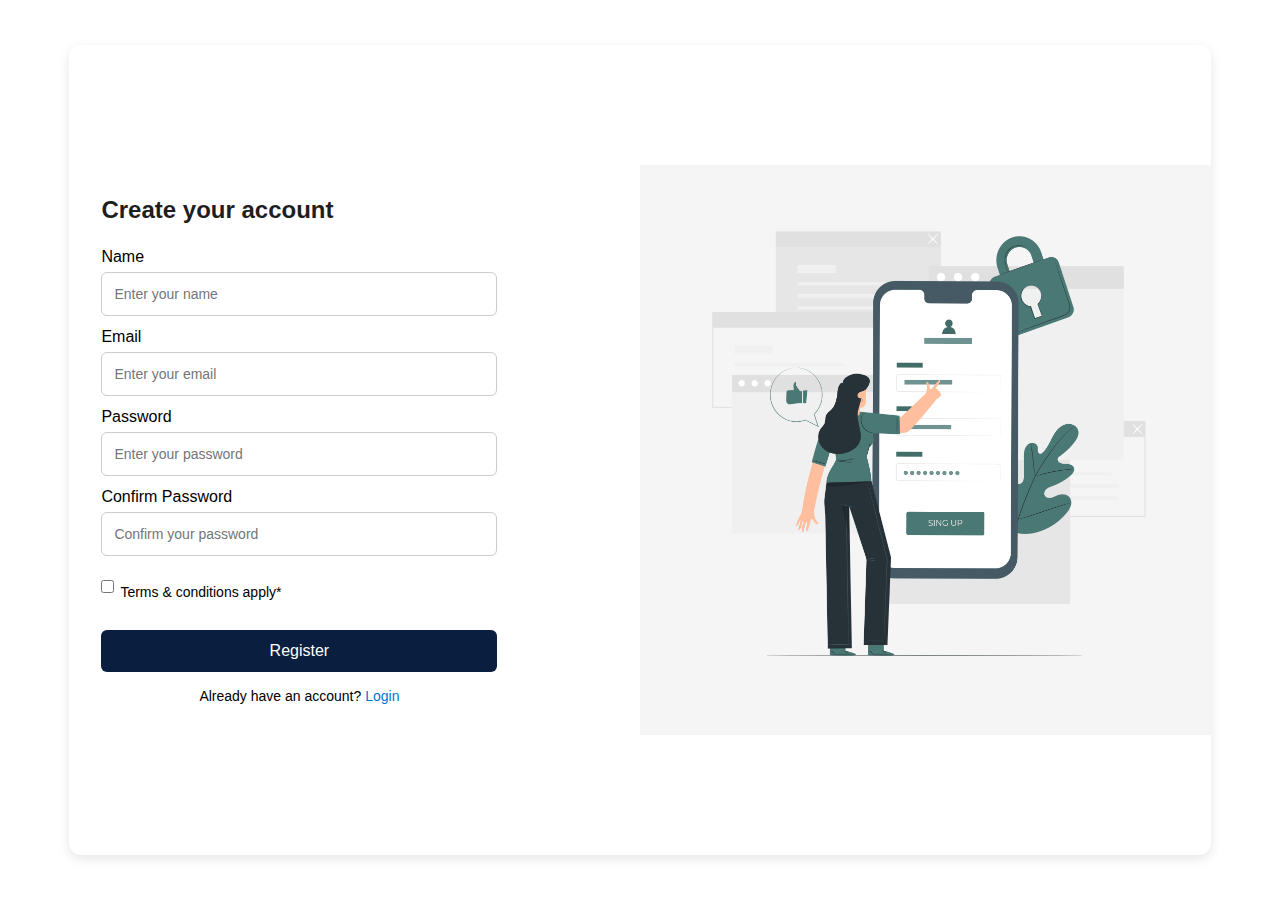
<file: index.html>
<!DOCTYPE html>
<html lang="en">
<head>
  <meta charset="UTF-8" />
  <meta name="viewport" content="width=device-width, initial-scale=1.0"/>
  <link rel="stylesheet" href="style.css" />
  <title>Auth Page</title>
</head>
<body>
  <div class="register-container">
    <div class="form-section">
      <!-- REGISTER FORM -->
      <form class="form" id="registerForm">
        <h1 class="form-heading">Create your account</h1>
        <label for="reg-name">Name</label>
        <input type="text" id="reg-name" placeholder="Enter your name" required />

        <label for="reg-email">Email</label>
        <input type="email" id="reg-email" placeholder="Enter your email" required />

        <label for="reg-password">Password</label>
        <input type="password" id="reg-password" placeholder="Enter your password" required />

        <label for="reg-confirm-password">Confirm Password</label>
        <input type="password" id="reg-confirm-password" placeholder="Confirm your password" required />

        <div class="terms">
          <input type="checkbox" id="terms" />
          <label for="terms">Terms & conditions apply*</label>
        </div>

        <div class="error" id="registerError"></div>

        <button type="submit" class="register-btn">Register</button>

        <p class="login-link">
          Already have an account? <a onclick="toggleForm('login')">Login</a>
        </p>
      </form>

      <!-- LOGIN FORM -->
      <form class="form hidden" id="loginForm">
        <h1 class="form-heading">Welcome Back</h1>

        <label for="login-email">Email</label>
        <input type="email" id="login-email" placeholder="Enter your email" required />

        <label for="login-password">Password</label>
        <input type="password" id="login-password" placeholder="Enter your password" required />

        <div class="form-flex">
          <label class="remember-me">
            <input type="checkbox" id="rememberMe" />
            Remember me
          </label>
          <a href="#" class="forgot-password" onclick="toggleForm('reset')">Forgot Password?</a>
        </div>

        <div class="error" id="loginError"></div>

        <button type="submit" class="login-btn">Login</button>

        <p class="login-link">
          Don’t have an account?
          <a onclick="toggleForm('register')">Sign Up</a>
        </p>
      </form>

      <!-- RESET PASSWORD FORM -->
      <form class="form hidden" id="resetForm">
        <h1 class="form-heading">Reset Password</h1>
        <p>Enter your email to reset your password</p>

        <label for="reset-email">Email</label>
        <input type="email" id="reset-email" placeholder="Enter your email" required />

        <div class="error" id="resetError"></div>

        <button type="submit" class="login-btn">Submit</button>

        <p class="login-link">
          Back to <a onclick="toggleForm('login')">Login</a>
        </p>
      </form>
    </div>

  <!-- PASSWORD RESET FROM EMAIL LINK -->
<form class="form hidden" id="newPasswordForm">
  <h1 class="form-heading">Set New Password</h1>
  <p>Enter your new password below</p>
  <label for="new-password">New Password</label>
  <input type="password" id="new-password" placeholder="New password" required />
  <label for="confirm-new-password">Confirm Password</label>
  <input type="password" id="confirm-new-password" placeholder="Confirm password" required />
  <div class="error" id="newPassError"></div>
  <button type="submit" class="login-btn">Reset Password</button>
</form>

    <div class="image-section">
      <img src="./asset/img-12.png" alt="illustration" />
    </div>
  </div>
  
  <div class="register-container hidden" id="emailVerifyForm">
    <!-- LEFT SIDE - FORM -->
    <div class="form-section">
      <form class="form">
        <h1 class="form-heading">Verify Your Email</h1>
        <p>We have sent a verification link to your email.</p>
        <button type="button" class="login-btn" onclick="resendEmail()">Resend Email</button>
        <p class="login-link">
          Back to <a href="#" onclick="toggleForm('login')">Login</a>
        </p>
      </form>
    </div>

    <div class="image-section">
      <img src="./asset/img-13.png" alt="Email sent" />
    </div>
  </div>

  <div class="register-container hidden" id="resetSuccessForm">
    <!-- LEFT SIDE - FORM -->
    <div class="form-section">
      <form class="form">
        <h1 class="form-heading">Password reset successful!</h1>
        <p>Your password has been reset successfully</p>
        <button type="button" class="login-btn" onclick="toggleForm('login')">Login</button>
      </form>
    </div>

    <div class="image-section">
      <img src="./asset/img-13.png" alt="Success" />
    </div>
  </div>

  <script src="index.js"></script>
</body>
</html>
</file>
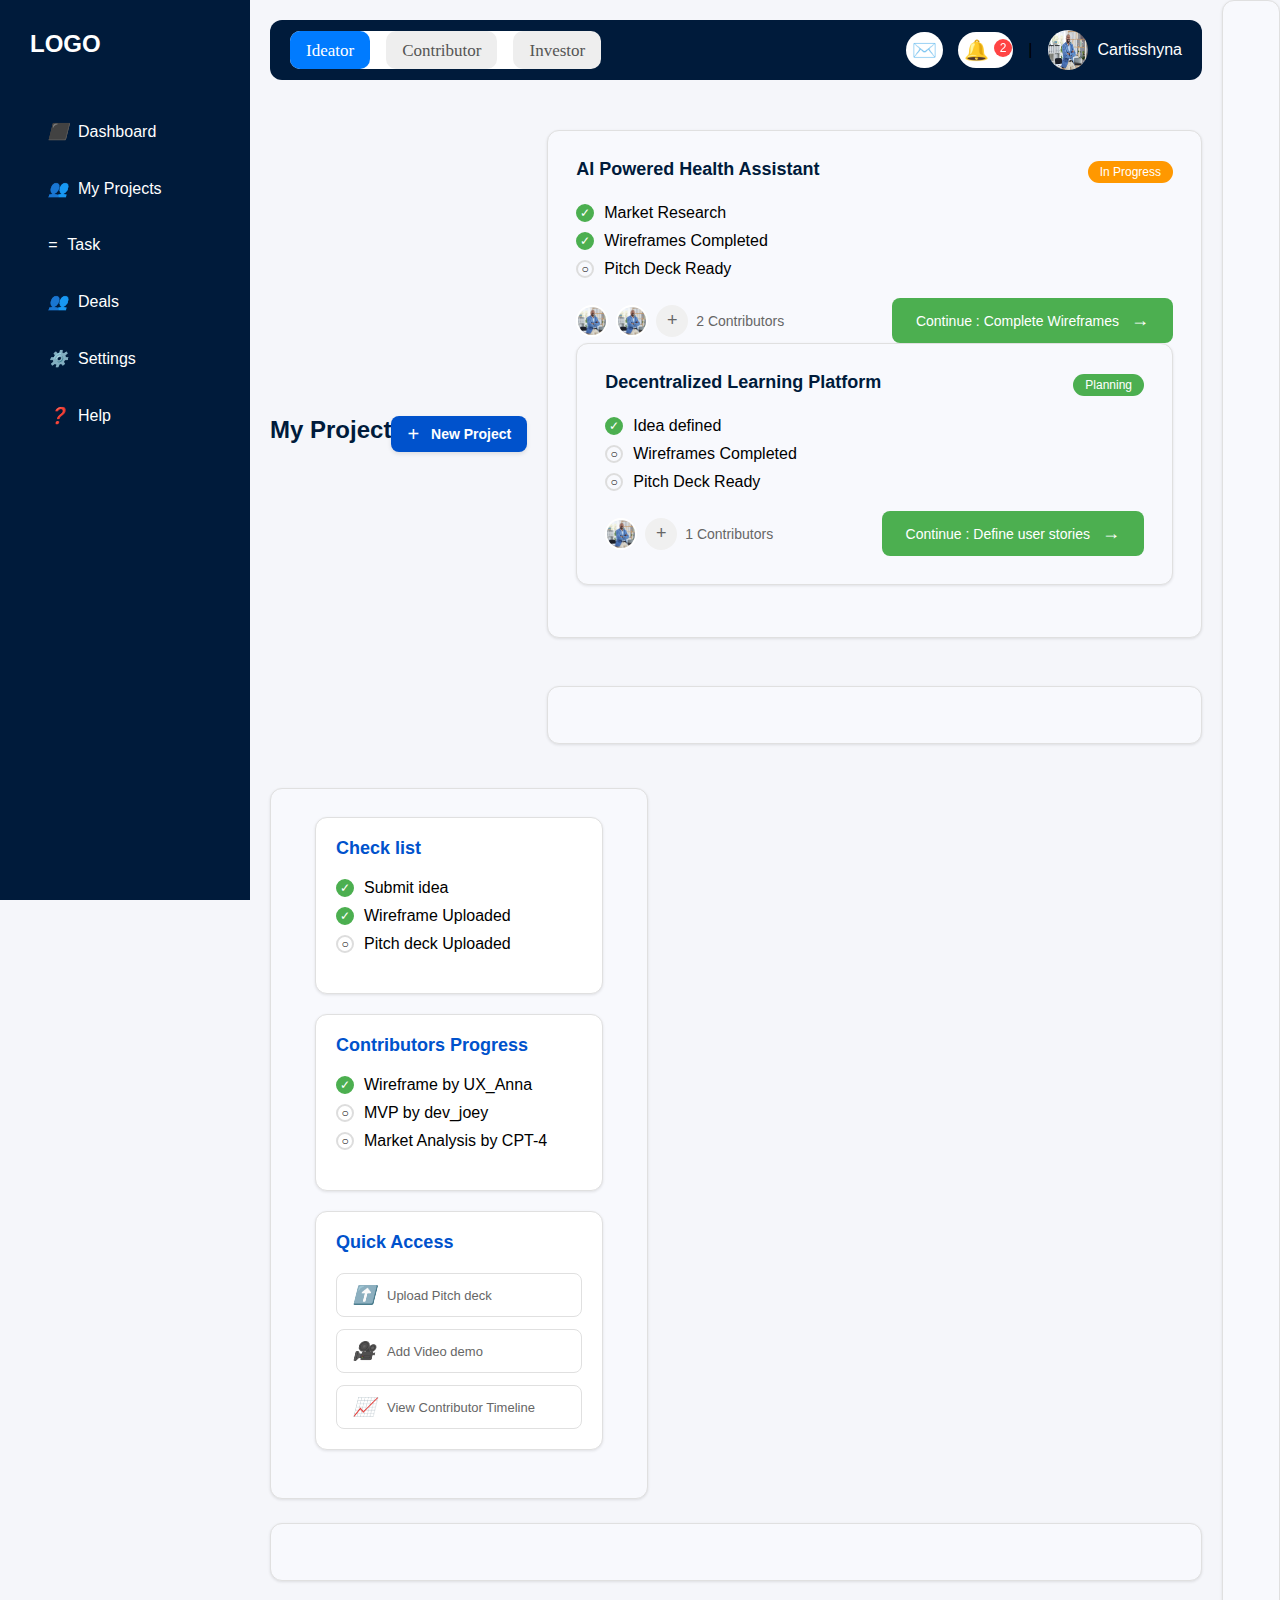
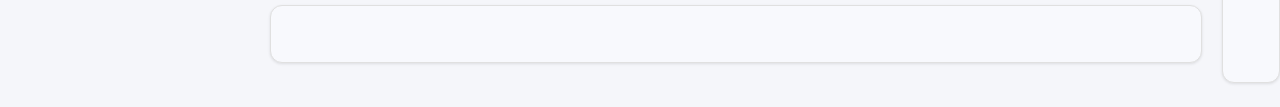
<file: dashboard.html>
<!DOCTYPE html>
<html lang="en">
<head>
    <meta charset="UTF-8">
    <meta name="viewport" content="width=device-width, initial-scale=1.0">
    <link rel="stylesheet" href="dashboard.css">
    <title>Dashboard</title>
</head>
<body>
    <div class="dashboard-container">
        <!-- Sidebar -->
        <div class="sidebar">
            <div class="logo">LOGO</div>
            <nav class="nav-menu">
                <a href="#" class="nav-item active" data-target="dashboard-content">
        <i class="icon">⬛</i>
        Dashboard
    </a>
                <a href="project-details.html" class="nav-item">
                    <i class="icon">👥</i>
                    My Projects
                </a>
                <a href="dashboard.html" class="nav-item active">
                    <i class="icon">=</i>
                    Task
                </a>
                <a href="#" class="nav-item">
                    <i class="icon">👥</i>
                    Deals
                </a>
                <a href="#" class="nav-item">
                    <i class="icon">⚙️</i>
                    Settings
                </a>
                <a href="help.html" class="nav-item">
                    <i class="icon">❓</i>
                    Help
                </a>
            </nav>
        </div>

        <div class="main-content">
            <!-- Dashboard Content -->
            <div id="dashboard-content" class="page-content">
                <!-- Mobile Menu Button -->
                <button class="menu-toggle">☰</button>
                <!-- Header -->
                <header class="header">
                    <div class="header-tabs">
                        <button class="tab active">Ideator</button>
                        <button class="tab">Contributor</button>
                        <button class="tab">Investor</button>
                </div>

            <div class="header-right">
                    <button class="icon-btn">✉️</button>
                    <button class="icon-btn">🔔<span class="badge">2</span></button>
                    <div class="vertical-line ">
                        |
                    </div>
                    <div class="user-profile">
                        <img src="./asset/user.png" alt="Profile" class="profile-img">
                        <span>Cartisshyna</span>
                    </div>
                </div>
            </header>

            <div class="project-section">
                <div class="section-header">
                    <h1>My Project</h1>
                    <button class="new-project-btn">New Project</button>
                </div>

                <div class="project-cards">
                    <!-- Project Card 1 -->
                    <div class="project-card">
                        <div class="card-header">
                            <h3>AI Powered Health Assistant</h3>
                            <span class="status in-progress">In Progress</span>
                        </div>
                        <div class="checklist">
                            <div class="check-item done">
                                <span class="check-icon">✓</span>
                                Market Research
                            </div>
                            <div class="check-item done">
                                <span class="check-icon">✓</span>
                                Wireframes Completed
                            </div>
                            <div class="check-item">
                                <span class="check-icon">○</span>
                                Pitch Deck Ready
                            </div>
                        </div>
                        <div class="card-footer">
                            <div class="contributors">
                                <img src="./asset/user.png" alt="Contributor">
                                <img src="./asset/user.png" alt="Contributor">
                                <button class="add-contributor">+</button>
                                <span>2 Contributors</span>
                            </div>
                            <button class="continue-btn">Continue : Complete Wireframes</button>
                        </div>
                    </a>

                    <a href="project-details.html" class="project-card">
                        <div class="card-header">
                            <h3>Decentralized Learning Platform</h3>
                            <span class="status planning">Planning</span>
                        </div>
                        <div class="checklist">
                            <div class="check-item done">
                                <span class="check-icon">✓</span>
                                Idea defined
                            </div>
                            <div class="check-item">
                                <span class="check-icon">○</span>
                                Wireframes Completed
                            </div>
                            <div class="check-item">
                                <span class="check-icon">○</span>
                                Pitch Deck Ready
                            </div>
                        </div>
                        <div class="card-footer">
                            <div class="contributors">
                                <img src="./asset/user.png" alt="Contributor">
                                <button class="add-contributor">+</button>
                                <span>1 Contributors</span>
                            </div>
                            <button class="continue-btn">Continue : Define user stories</button>
                        </div>
                    </div>
                </div>

                <div class="right-sidebar">
                    <!-- Checklist -->
                    <div class="sidebar-card">
                        <h3>Check list</h3>
                        <div class="checklist">
                            <div class="check-item done">
                                <span class="check-icon">✓</span>
                                Submit idea
                            </div>
                            <div class="check-item done">
                                <span class="check-icon">✓</span>
                                Wireframe Uploaded
                            </div>
                            <div class="check-item">
                                <span class="check-icon">○</span>
                                Pitch deck Uploaded
                            </div>
                        </div>
                    </div>

                    <div class="sidebar-card">
                        <h3>Contributors Progress</h3>
                        <div class="checklist">
                            <div class="check-item done">
                                <span class="check-icon">✓</span>
                                Wireframe by UX_Anna
                            </div>
                            <div class="check-item">
                                <span class="check-icon">○</span>
                                MVP by dev_joey
                            </div>
                            <div class="check-item">
                                <span class="check-icon">○</span>
                                Market Analysis by CPT-4
                            </div>
                        </div>
                    </div>

                    <div class="sidebar-card">
                        <h3>Quick Access</h3>
                        <div class="quick-access">
                            <button class="quick-btn">
                                <i class="icon">⬆️</i>
                                Upload Pitch deck
                            </button>
                            <button class="quick-btn">
                                <i class="icon">🎥</i>
                                Add Video demo
                            </button>
                            <button class="quick-btn">
                                <i class="icon">📈</i>
                                View Contributor Timeline
                            </button>
                        </div>
                    </div>
                </div>
                <div id="project-content" class="page-content" style="display: none;">
                    <!-- Project Overview -->
                    <div class="project-overview">
                        <h2>Project overview</h2>
                        
                        <div class="overview-content">
                            <div class="project-info">
                                <div class="info-group">
                                    <label>Title</label>
                                    <div class="info-value">xyz projects</div>
                                </div>
                                
                                <div class="info-group">
                                    <label>Category</label>
                                    <div class="info-value">Fintech</div>
                                </div>
                                
                                <div class="info-group">
                                    <label>Problem statement</label>
                                    <div class="info-value">High remittance fees</div>
                                </div>
                            </div>

                            <div class="ai-score-card">
                                <div class="score-header">
                                    <span class="ai-icon">🤖</span>
                                    AI Score
                                </div>
                                <div class="score-circle">
                                    <div class="score">82%</div>
                                </div>
                                <div class="feedback">
                                    <span class="chat-icon">💬</span>
                                    <div class="feedback-text">
                                        <div>Initial feedback</div>
                                        <div class="feedback-detail">Strong MVP, improve deck</div>
                                    </div>
                                </div>
                            </div>
                        </div>

                        <div class="timeline-section">
                            <h3>Contributor timeline</h3>
                            <div class="timeline">
                                <div class="timeline-item done">
                                    <div class="timeline-dot">✓</div>
                                    <span>Market Research</span>
                                </div>
                                <div class="timeline-item done">
                                    <div class="timeline-dot">✓</div>
                                    <span>Wireframes</span>
                                </div>
                                <div class="timeline-item">
                                    <div class="timeline-dot">○</div>
                                    <span>MVP Testing</span>
                                </div>
                                <div class="timeline-item">
                                    <div class="timeline-dot">○</div>
                                    <span>Deck & Video</span>
                                </div>
                            </div>
                        </div>

                        <div class="upload-section">
                            <h3>Upload zone</h3>
                            <div class="upload-buttons">
                                <button class="upload-btn">
                                    <i class="icon">📄</i>
                                    Pitch Deck
                                    <span class="add-icon">+</span>
                                </button>
                                <button class="upload-btn">
                                    <i class="icon">🔗</i>
                                    Video Link
                                    <span class="add-icon">+</span>
                                </button>
                                <button class="upload-btn">
                                    <i class="icon">🖼️</i>
                                    Screenshots
                                    <span class="add-icon">+</span>
                                </button>
                            </div>
                            <div class="action-buttons">
                                <button class="review-btn">Send for GOLIVE review</button>
                                <button class="save-btn">Save</button>
                            </div>
                        </div>
                    </div>
                </div>
            </div>
        </div>
    </div>
    <script src="dashboard.js"></script>
</body>
</html>
</file>
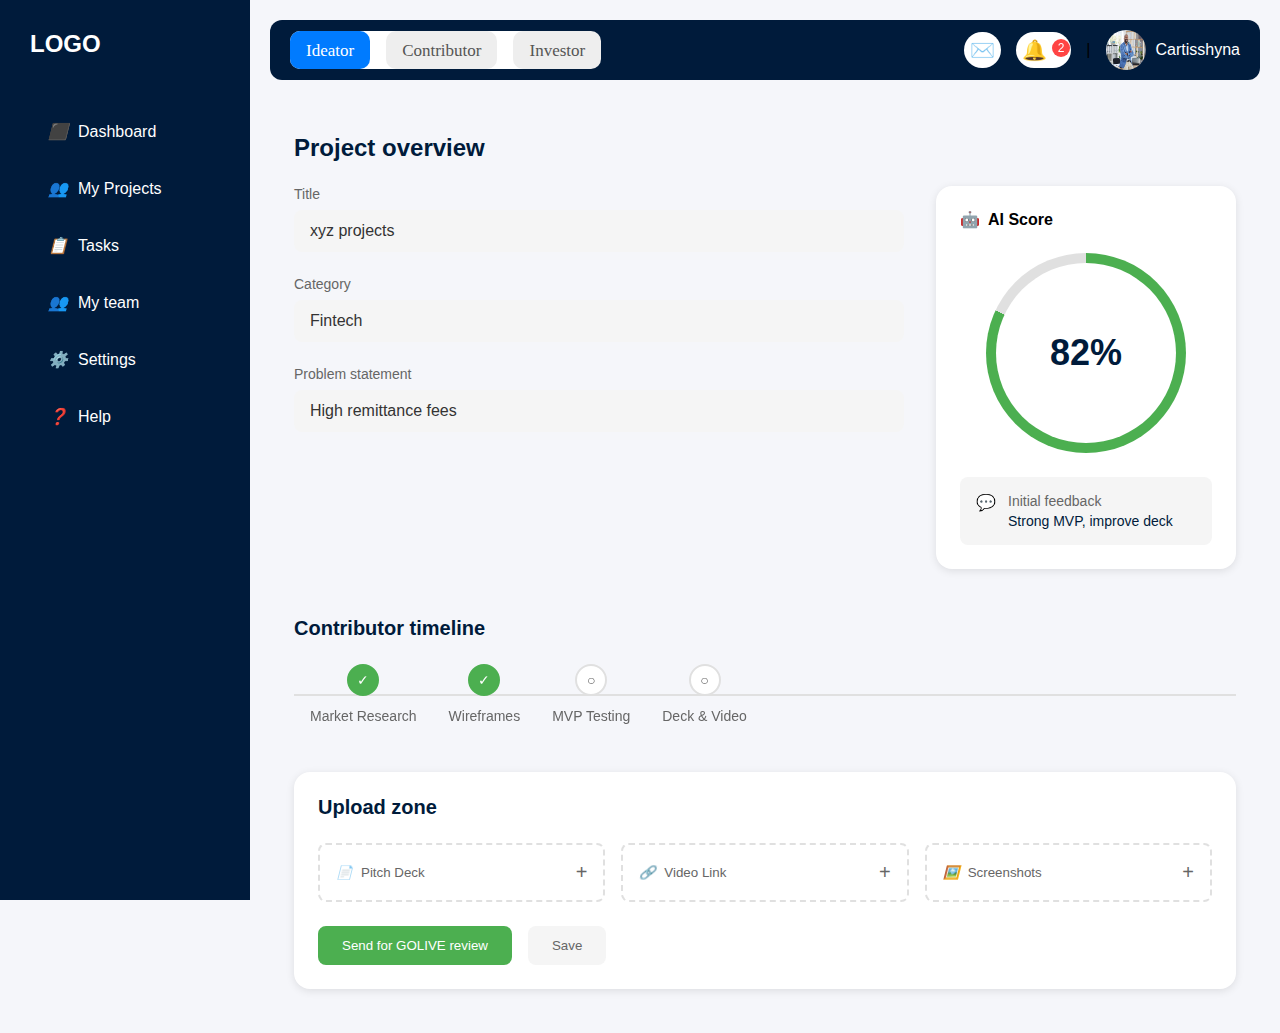
<file: project-details.html>
<!DOCTYPE html>
<html lang="en">
<head>
    <meta charset="UTF-8">
    <meta name="viewport" content="width=device-width, initial-scale=1.0">
    <link rel="stylesheet" href="project-details.css">
    <title>Project Details</title>
</head>
<body>
    <div class="dashboard-container">
        <!-- Sidebar -->
        <div class="sidebar">
            <div class="logo">LOGO</div>
            <nav class="nav-menu">
                <a href="dashboard.html" class="nav-item">
                    <i class="icon">⬛</i>
                    Dashboard
                </a>
                <a href="project-details.html" class="nav-item active">
                    <i class="icon">👥</i>
                    My Projects
                </a>
                <a href="#" class="nav-item">
                    <i class="icon">📋</i>
                    Tasks
                </a>
                <a href="#" class="nav-item">
                    <i class="icon">👥</i>
                    My team
                </a>
                <a href="#" class="nav-item">
                    <i class="icon">⚙️</i>
                    Settings
                </a>
                <a href="#" class="nav-item">
                    <i class="icon">❓</i>
                    Help
                </a>
            </nav>
        </div>

        <div class="main-content">
            <header class="header">
                <div class="header-tabs">
                    <button class="tab active">Ideator</button>
                    <button class="tab">Contributor</button>
                    <button class="tab">Investor</button>
                </div>

                <div class="header-right">
                    <button class="icon-btn">✉️</button>
                    <button class="icon-btn">🔔<span class="badge">2</span></button>
                    <div class="vertical-line">|</div>
                    <div class="user-profile">
                        <img src="./asset/user.png" alt="Profile" class="profile-img">
                        <span>Cartisshyna</span>
                    </div>
                </div>
            </header>

            <div class="project-overview">
                <h2>Project overview</h2>
                
                <div class="overview-content">
                    <div class="project-info">
                        <div class="info-group">
                            <label>Title</label>
                            <div class="info-value">xyz projects</div>
                        </div>
                        
                        <div class="info-group">
                            <label>Category</label>
                            <div class="info-value">Fintech</div>
                        </div>
                        
                        <div class="info-group">
                            <label>Problem statement</label>
                            <div class="info-value">High remittance fees</div>
                        </div>
                    </div>

                    <div class="ai-score-card">
                        <div class="score-header">
                            <span class="ai-icon">🤖</span>
                            AI Score
                        </div>
                        <div class="score-circle">
                            <div class="score">82%</div>
                        </div>
                        <div class="feedback">
                            <span class="chat-icon">💬</span>
                            <div class="feedback-text">
                                <div>Initial feedback</div>
                                <div class="feedback-detail">Strong MVP, improve deck</div>
                            </div>
                        </div>
                    </div>
                </div>

                <div class="timeline-section">
                    <h3>Contributor timeline</h3>
                    <div class="timeline">
                        <div class="timeline-item done">
                            <div class="timeline-dot">✓</div>
                            <span>Market Research</span>
                        </div>
                        <div class="timeline-item done">
                            <div class="timeline-dot">✓</div>
                            <span>Wireframes</span>
                        </div>
                        <div class="timeline-item">
                            <div class="timeline-dot">○</div>
                            <span>MVP Testing</span>
                        </div>
                        <div class="timeline-item">
                            <div class="timeline-dot">○</div>
                            <span>Deck & Video</span>
                        </div>
                    </div>
                </div>

                <div class="upload-section">
                    <h3>Upload zone</h3>
                    <div class="upload-buttons">
                        <button class="upload-btn">
                            <i class="icon">📄</i>
                            Pitch Deck
                            <span class="add-icon">+</span>
                        </button>
                        <button class="upload-btn">
                            <i class="icon">🔗</i>
                            Video Link
                            <span class="add-icon">+</span>
                        </button>
                        <button class="upload-btn">
                            <i class="icon">🖼️</i>
                            Screenshots
                            <span class="add-icon">+</span>
                        </button>
                    </div>
                    <div class="action-buttons">
                        <button class="review-btn">Send for GOLIVE review</button>
                        <button class="save-btn">Save</button>
                    </div>
                </div>
            </div>
        </div>
    </div>
    <script src="dashboard.js"></script>
</body>
</html>
</file>
<file: style.css>
* {
    box-sizing: border-box;
    margin: 0;
    padding: 0;
    font-family: "Segoe UI", Tahoma, Geneva, Verdana, sans-serif;
  }

 html, body {
height: 100%;
margin: 0;
padding: 0;
display: flex;
justify-content: center;
align-items: center;
overflow: hidden; 
}

  .register-container {
  display: flex;
  flex-direction: row;
  width: 90%;
  height: 90vh;
  justify-content: space-between;
  align-items: center;
  box-sizing: border-box;
  background-color: white;
  border-radius: 12px;
  box-shadow: 0 4px 12px rgba(0, 0, 0, 0.1);
  overflow: hidden;
}

 .form-section {
display: flex;
justify-content: center;
align-items: center;
height: 100vh;
}


  .form {
    width: 460px;
    padding: 24px;
    gap: 32px;
    border-radius: 8px;
    background-color: white;
  }

  .form-heading {
    font-size: 24px;
    margin-bottom: 24px;
    color: #1e1e1e;
  }

  .form label {
    display: block;
    margin-top: 12px;
    font-weight: 500;
  }

  .form input[type="text"],
  .form input[type="email"],
  .form input[type="password"] {
    width: 100%;
    height: 44px;
    padding: 10px 12px;
    font-size: 14px;
    border: 1px solid #ccc;
    border-radius: 6px;
    margin-top: 6px;
  }

  .terms {
    display: flex;
    align-items: center;
    margin-top: 16px;
    gap: 6px;
    font-size: 14px;
  }

  .register-btn, .login-btn {
    margin-top: 20px;
    width: 100%;
    padding: 12px;
    background-color: #0a1e3f;
    color: white;
    border: none;
    border-radius: 6px;
    font-size: 16px;
    cursor: pointer;
  }

  .login-link {
    font-size: 14px;
    margin-top: 16px;
    text-align: center;
  }

  .login-link a {
    color: #0077cc;
    text-decoration: none;
    cursor: pointer;
  }

  .image-section {
  width: 50%;
  display: flex;
  align-items: center;
  justify-content: center;
  background-color: #f5f5f5;
  padding: 32px;
}

  .image-section img {
    width: 100%;
    max-height: 744px;
  }

  .hidden {
    display: none;
  }

  .error {
    color: red;
    font-size: 13px;
    margin-top: 4px;
  }
  /* /////////////////// */
  .form-flex {
display: flex;
justify-content: space-between;
align-items: center;
margin-top: 12px;
font-size: 14px;
}

.remember-me {
display: flex;
align-items: center;
gap: 6px;
color: #1e1e1e;
}

.forgot-password {
color: #0077cc;
text-decoration: none;
font-weight: 500;
}

.forgot-password:hover {
text-decoration: underline;
}
.form-flex {
display: flex;
justify-content: space-between;
align-items: center;
margin-top: 12px;
font-size: 14px;
}

.hidden {
display: none;
}

.error {
color: red;
font-size: 14px;
margin: 10px 0;
}
.hidden {
  display: none !important;
}

.form {
  max-width: 460px;
  margin: 0 auto;
  padding: 32px;
  background-color: white;
}
.login-btn {
  margin-top: 15px;
  padding: 10px 15px;
}
@media (max-width: 576px) {
  /* Mobile */
  .form {
    padding: 16px;
  }

  .form-heading {
    font-size: 20px;
  }

  .register-btn,
  .login-btn {
    padding: 10px;
    font-size: 14px;
  }

  .image-section img {
    max-height: 300px;
  }
}

@media (max-width: 992px) {
  /* Tablets */
  .register-container {
    flex-direction: column;
    height: auto;
    width: 95%;
  }

  .image-section {
    width: 100%;
    padding: 24px;
    order: -1;
  }

  .image-section img {
    max-height: 400px;
  }

  .form-section {
    height: auto;
    padding: 24px 0;
    width: 100%;
  }

  .form {
    width: 100%;
    max-width: 460px;
  }
}

@media (max-width: 576px) {
  /* Mobile refinements */
  .register-container {
    border-radius: 0;
    box-shadow: none;
    width: 100%;
    height: auto;
  }

  .image-section {
    padding: 16px;
  }

  .form {
    padding: 16px;
  }

  .form-heading {
    font-size: 18px;
    text-align: center;
  }

  .register-btn,
  .login-btn {
    padding: 10px;
    font-size: 14px;
  }
}
</file>
<file: dashboard.css>
* {
    margin: 0;
    padding: 0;
    box-sizing: border-box;
    font-family: 'Segoe UI', sans-serif;
}

:root {
    --sidebar-width: 250px;
    --header-height: 70px;
    --card-gap: 20px;
}

html {
    font-size: 16px;
}

@media (max-width: 768px) {
    html {
        font-size: 14px;
    }
}

body {
    background-color: #f5f6fa;
    overflow-x: hidden;
}

@media (max-width: 768px) {
    body {
        font-size: 14px;
    }
}

.dashboard-container {
    display: flex;
    min-height: 100vh;
    position: relative;
}

@media (max-width: 768px) {
    .dashboard-container {
        flex-direction: column;
    }
}

/* Sidebar Styles */
.sidebar {
    width: var(--sidebar-width);
    background-color: #001B3B;
    color: white;
    padding: 20px;
    position: sticky;
    top: 0;
    height: 100vh;
    overflow-y: auto;
    transition: transform 0.3s ease;
}

@media (max-width: 768px) {
    .sidebar {
        position: fixed;
        left: -250px;
        transition: transform 0.3s ease;
        z-index: 1000;
    }

    .sidebar.show {
        transform: translateX(250px);
    }

    .dashboard-container {
        padding-left: 0;
    }

    body.sidebar-open {
        overflow: hidden;
    }

    .nav-menu {
        margin-top: 20px;
    }

    .nav-item {
        padding: 12px 20px;
        font-size: 16px;
    }
}

.logo {
    font-size: 24px;
    font-weight: bold;
    margin-bottom: 40px;
    padding: 10px;
}

.nav-menu {
    display: flex;
    flex-direction: column;
    gap: 10px;
}

.nav-item {
    display: flex;
    align-items: center;
    padding: 10px 20px;
    color: #fff;
    text-decoration: none;
    gap: 10px;
    transition: all 0.2s;
    border-radius: 8px;
    margin: 4px 8px;
}

.nav-item:hover {
    background-color: rgba(255, 255, 255, 0.1);
}

.main-content {
    flex: 1;
    padding: 20px;
    max-width: 100%;
    overflow-x: hidden;
}

.page-content {
    opacity: 1;
    transition: opacity 0.3s ease;
}

.page-content[style*="display: none"] {
    opacity: 0;
}

.menu-toggle {
    display: none;
    background: none;
    border: none;
    color: white;
    font-size: 24px;
    cursor: pointer;
    position: fixed;
    top: 10px;
    right: 10px;
    z-index: 1001;
    padding: 10px;
}

@media (max-width: 768px) {
    .menu-toggle {
        display: block;
    }

    .dashboard-container {
        flex-direction: column;
    }

    .sidebar {
        width: 250px;
        height: 100vh;
        position: fixed;
        top: 0;
        left: -250px;
        z-index: 1000;
        padding: 20px;
        transition: transform 0.3s ease;
        background: var(--bg-color);
    }

    .sidebar.show {
        transform: translateX(250px);
    }

    .logo {
        text-align: center;
        font-size: 18px;
        margin-bottom: 20px;
    }

    .nav-menu {
        display: flex;
        flex-direction: column;
        gap: 10px;
    }

    .nav-item {
        padding: 12px 16px;
        font-size: 16px;
        border-radius: 8px;
        margin: 0;
    }

    .nav-item .icon {
        margin-right: 8px;
        font-size: 16px;
    }

    .nav-item:hover,
    .nav-item.active {
        background: rgba(255, 255, 255, 0.1);
    }

    .main-content {
        padding: 16px;
        margin-top: 60px;
        width: 100%;
    }

    .header {
        position: fixed;
        top: 60px;
        left: 0;
        right: 0;
        z-index: 900;
        background: var(--bg-color);
        padding: 10px 16px;
    }

    .header-tabs {
        flex-wrap: wrap;
        gap: 8px;
    }

    .header-right {
        gap: 8px;
    }

    .user-profile {
        font-size: 14px;
    }

    .profile-img {
        width: 30px;
        height: 30px;
    }

    body.sidebar-open::after {
        content: '';
        position: fixed;
        top: 0;
        left: 0;
        right: 0;
        bottom: 0;
        background: rgba(0, 0, 0, 0.5);
        z-index: 999;
    }
}

.header {
    display: flex;
    justify-content: space-between;
    align-items: center;
    margin-bottom: 30px;
    padding: 10px 20px;
    background-color: #001B3B;
    border-radius: 12px;
    flex-wrap: wrap;
    gap: 10px;
    
}

@media (max-width: 768px) {
    .header {
        position: fixed;
        top: 0;
        left: 0;
        right: 0;
        z-index: 100;
        margin: 0;
        border-radius: 0;
        height: var(--header-height);
    }

    .header-tabs {
        order: 2;
        width: 100%;
        justify-content: center;
    }
}

.header-tabs {
    width: 292px;
    height: 38px;
    top: 43px;
    left: 451px;
    border-radius: 10px;
    display: flex;
    gap: 11px;
    background-color: white;

}

.tab {
    font-family: Montserrat;
font-weight: 700;
font-size: 17px;
line-height: 100%;
letter-spacing: 0%;
border: none;

}

.tab.active {
    width: 160px;
    height: 38px;
    top: 43px;
    left: 451px;
    border-radius: 50px;
    background-color: #0046AF;
    border: none;
    color: white;
}

.header-right {
    display: flex;
    align-items: center;
    gap: 15px;
}

.vertical-line{
    
}

.icon-btn {
    background: none;
    border: none;
    font-size: 20px;
    cursor: pointer;
    background-color: white;
    border-radius: 18px;
    padding: 6px;
}

.badge {
    position: relative;
    top: -5px;
    right: -5px;
    background-color: #ff4444;
    color: white;
    font-size: 12px;
    padding: 2px 6px;
    border-radius: 10px;
}

.user-profile {
    display: flex;
    align-items: center;
    gap: 10px;
}
.user-profile span{
    color: white;
}

.profile-img {
    width: 40px;
    height: 40px;
    border-radius: 50%;
}

/* Project Section Styles */
.project-section {
    display: flex;
    gap: var(--card-gap);
    flex-wrap: wrap;
}

@media (max-width: 1024px) {
    .project-section {
        flex-direction: column;
    }
}

.section-header {
    display: flex;
    justify-content: space-between;
    align-items: center;
    margin-bottom: 40px;
    margin-top: 30px;
}

.section-header h1 {
    font-size: 24px;
    font-weight: 600;
    color: #001B3B;
    margin-bottom: 8px;
}

.new-project-btn {
    padding: 8px 16px;
    background-color: #0052cc;
    color: white;
    border: none;
    border-radius: 8px;
    cursor: pointer;
    display: flex;
    align-items: center;
    gap: 8px;
    font-weight: 600;
    font-size: 14px;
    height: 36px;
    box-shadow: 0px 2px 4px rgba(0, 0, 0, 0.1);
}

.new-project-btn::before {
    content: '+';
    font-size: 20px;
    font-weight: 400;
    margin-right: 4px;
}

.project-cards {
    flex: 1;
    display: flex;
    flex-direction: column;
    gap: 24px;
    min-width: 280px;
    margin-top: 20px;
}

@media (max-width: 480px) {
    .project-cards {
        min-width: 100%;
    }
}

.project-card {
    display: block;
    text-decoration: none;
    color: inherit;
    background-color: #f8f9fd;
    border-radius: 12px;
    padding: 28px;
    margin-bottom: 24px;
    box-shadow: 0 1px 3px rgba(0, 0, 0, 0.1);
    border: 1px solid #e0e0e0;
    transition: all 0.2s;
}

.project-card:hover {
    transform: translateY(-2px);
    box-shadow: 0 4px 8px rgba(0, 0, 0, 0.1);
}

.project-card h3 {
    font-size: 18px;
    font-weight: 600;
    color: #001B3B;
    margin-bottom: 4px;
}

.card-header {
    display: flex;
    justify-content: space-between;
    align-items: center;
    margin-bottom: 20px;
}

.status {
    padding: 4px 12px;
    border-radius: 16px;
    background-color: #ff9800;
    color: #ffffff;
    font-size: 12px;
    font-weight: 500;
}

.status.planning {
    background-color: #4caf50;
}

.status.in-progress {
    background-color: #ff9800;
}

.checklist {
    display: flex;
    flex-direction: column;
    gap: 10px;
    margin-bottom: 20px;
}

.check-item {
    display: flex;
    align-items: center;
    gap: 10px;
}

.check-icon {
    width: 18px;
    height: 18px;
    display: flex;
    align-items: center;
    justify-content: center;
    border-radius: 50%;
    border: 2px solid #ddd;
    font-size: 12px;
}

.check-item.done .check-icon {
    background-color: #4caf50;
    border-color: #4caf50;
    color: white;
}

.card-footer {
    display: flex;
    justify-content: space-between;
    align-items: center;
}

.contributors {
    display: flex;
    align-items: center;
    gap: 8px;
}

.contributors span {
    color: #666;
    font-size: 14px;
}

.contributors img {
    width: 32px;
    height: 32px;
    border-radius: 50%;
    border: 2px solid white;
    object-fit: cover;
    background-color: #f0f0f0;
}

@media (max-width: 480px) {
    .contributors {
        flex-wrap: wrap;
    }

    .card-footer {
        flex-direction: column;
        gap: 15px;
        align-items: flex-start;
    }

    .continue-btn {
        width: 100%;
        justify-content: center;
    }
}

.add-contributor {
    width: 32px;
    height: 32px;
    border-radius: 50%;
    border: none;
    background-color: #f0f0f0;
    cursor: pointer;
    font-size: 18px;
    color: #666;
    display: flex;
    align-items: center;
    justify-content: center;
    transition: all 0.2s;
}

.add-contributor:hover {
    background-color: #e0e0e0;
}

.continue-btn {
    padding: 12px 24px;
    background-color: #4caf50;
    color: white;
    border: none;
    border-radius: 8px;
    cursor: pointer;
    font-size: 14px;
    font-weight: 500;
    display: flex;
    align-items: center;
    gap: 8px;
    transition: all 0.2s;
    width: auto;
    white-space: nowrap;
}

.continue-btn::after {
    content: '→';
    font-size: 18px;
    margin-left: 4px;
}

/* Right Sidebar Styles */
.right-sidebar {
    width: 320px;
    padding: 0 16px;
}

@media (max-width: 1024px) {
    .right-sidebar {
        width: 100%;
        padding: 0;
        margin-top: var(--card-gap);
    }
}

.sidebar-card {
    background-color: #ffffff;
    border-radius: 12px;
    padding: 20px;
    margin-bottom: 20px;
    box-shadow: 0 1px 3px rgba(0, 0, 0, 0.1);
    border: 1px solid #e0e0e0;
}

.sidebar-card h3 {
    color: #0052cc;
    font-size: 18px;
    font-weight: 600;
    margin-bottom: 20px;
}

.quick-access {
    display: flex;
    flex-direction: column;
    gap: 12px;
}

.quick-btn {
    display: flex;
    align-items: center;
    gap: 12px;
    padding: 10px 16px;
    border: 1px solid #e0e0e0;
    border-radius: 8px;
    background-color: #ffffff;
    color: #666;
    font-size: 13px;
    font-weight: 500;
    cursor: pointer;
    transition: all 0.2s;
    width: 100%;
    text-align: left;
}

.quick-btn:hover {
    background-color: #f8f9fd;
    border-color: #0052cc;
    color: #0052cc;
}

.quick-btn .icon {
    font-size: 18px;
    color: #666;
}
.header .tab {
  padding: 8px 16px;
  cursor: pointer;
  background: #eee;
  border: none;
  outline: none;
  margin-right: 5px;
  border-radius: 4px 4px 0 0;
  font-weight: 500;
  color: #555;
  border-radius: 10px;
}

.header .tab.active {
  background: #007bff;
  color: white;
}
</file>
<file: project-details.css>
/* Import existing styles */
@import url('dashboard.css');

/* Project Overview Styles */
.project-overview {
    padding: 24px;
}

.project-overview h2 {
    font-size: 24px;
    font-weight: 600;
    color: #001B3B;
    margin-bottom: 24px;
}

.overview-content {
    display: flex;
    gap: 32px;
    margin-bottom: 48px;
}

@media (max-width: 768px) {
    .project-overview {
        padding: 16px;
    }

    .overview-content {
        flex-direction: column;
    }

    .ai-score-card {
        width: 100%;
    }

    .timeline {
        flex-direction: column;
        gap: 16px;
        padding: 0;
    }

    .timeline::before {
        left: 16px;
        width: 2px;
        top: 0;
        bottom: 0;
        height: auto;
    }

    .timeline-item {
        width: 100%;
        flex-direction: row;
        justify-content: flex-start;
        gap: 16px;
        padding-left: 16px;
    }

    .timeline-item span {
        text-align: left;
    }

    .upload-buttons {
        flex-direction: column;
    }

    .upload-btn {
        width: 100%;
    }

    .action-buttons {
        flex-direction: column;
        gap: 16px;
    }

    .review-btn, .save-btn {
        width: 100%;
    }
}

.project-info {
    flex: 1;
    display: flex;
    flex-direction: column;
    gap: 24px;
}

.info-group {
    display: flex;
    flex-direction: column;
    gap: 8px;
}

.info-group label {
    font-size: 14px;
    color: #666;
}

.info-value {
    background: #F5F5F5;
    padding: 12px 16px;
    border-radius: 8px;
    font-size: 16px;
    color: #333;
}

/* AI Score Card */
.ai-score-card {
    width: 300px;
    background: white;
    border-radius: 16px;
    padding: 24px;
    box-shadow: 0 2px 8px rgba(0, 0, 0, 0.1);
}

.score-header {
    display: flex;
    align-items: center;
    gap: 8px;
    font-weight: 600;
    margin-bottom: 24px;
}

.score-circle {
    width: 200px;
    height: 200px;
    margin: 0 auto 24px;
    background: conic-gradient(#4CAF50 82%, #E0E0E0 82%);
    border-radius: 50%;
    display: flex;
    align-items: center;
    justify-content: center;
    position: relative;
}

.score-circle::before {
    content: '';
    position: absolute;
    width: 180px;
    height: 180px;
    background: white;
    border-radius: 50%;
}

.score {
    position: relative;
    font-size: 36px;
    font-weight: 700;
    color: #001B3B;
}

.feedback {
    display: flex;
    align-items: flex-start;
    gap: 12px;
    padding: 16px;
    background: #F5F5F5;
    border-radius: 8px;
}

.feedback-text {
    font-size: 14px;
}

.feedback-text div:first-child {
    color: #666;
    margin-bottom: 4px;
}

.feedback-detail {
    color: #001B3B;
    font-weight: 500;
}

/* Timeline Section */
.timeline-section {
    margin-bottom: 48px;
}

.timeline-section h3 {
    font-size: 20px;
    font-weight: 600;
    color: #001B3B;
    margin-bottom: 24px;
}

.timeline {
    display: flex;
    align-items: center;
    gap: 32px;
    position: relative;
    padding: 0 16px;
}

.timeline::before {
    content: '';
    position: absolute;
    left: 0;
    right: 0;
    top: 50%;
    height: 2px;
    background: #E0E0E0;
    z-index: 0;
}

.timeline-item {
    display: flex;
    flex-direction: column;
    align-items: center;
    gap: 12px;
    position: relative;
    z-index: 1;
}

.timeline-dot {
    width: 32px;
    height: 32px;
    background: white;
    border: 2px solid #E0E0E0;
    border-radius: 50%;
    display: flex;
    align-items: center;
    justify-content: center;
    font-size: 14px;
    color: #666;
}

.timeline-item.done .timeline-dot {
    background: #4CAF50;
    border-color: #4CAF50;
    color: white;
}

.timeline-item span {
    font-size: 14px;
    color: #666;
    text-align: center;
}

/* Upload Section */
.upload-section {
    background: white;
    border-radius: 16px;
    padding: 24px;
    box-shadow: 0 2px 8px rgba(0, 0, 0, 0.1);
}

.upload-section h3 {
    font-size: 20px;
    font-weight: 600;
    color: #001B3B;
    margin-bottom: 24px;
}

.upload-buttons {
    display: flex;
    gap: 16px;
    margin-bottom: 24px;
    flex-wrap: wrap;
}

.upload-btn {
    flex: 1;
    min-width: 200px;
    padding: 16px;
    border: 2px dashed #E0E0E0;
    border-radius: 8px;
    background: none;
    display: flex;
    align-items: center;
    gap: 8px;
    color: #666;
    cursor: pointer;
    transition: all 0.2s;
}

.upload-btn:hover {
    border-color: #0052CC;
    color: #0052CC;
}

.add-icon {
    margin-left: auto;
    font-size: 20px;
}

.action-buttons {
    display: flex;
    gap: 16px;
}

.review-btn {
    padding: 12px 24px;
    background: #4CAF50;
    color: white;
    border: none;
    border-radius: 8px;
    font-weight: 500;
    cursor: pointer;
    transition: all 0.2s;
}

.review-btn:hover {
    background: #43A047;
}

.save-btn {
    padding: 12px 24px;
    background: #F5F5F5;
    color: #666;
    border: none;
    border-radius: 8px;
    font-weight: 500;
    cursor: pointer;
    transition: all 0.2s;
}

.save-btn:hover {
    background: #E0E0E0;
}

@media (max-width: 768px) {
    .project-overview {
        padding: 16px;
    }

    .timeline {
        flex-direction: column;
        gap: 16px;
        padding: 0;
    }

    .timeline::before {
        left: 50%;
        width: 2px;
        top: 0;
        bottom: 0;
        height: auto;
    }

    .timeline-item {
        width: 100%;
        flex-direction: row;
        justify-content: flex-start;
        gap: 16px;
    }

    .timeline-item span {
        text-align: left;
    }

    .upload-buttons {
        flex-direction: column;
    }

    .upload-btn {
        width: 100%;
    }

    .action-buttons {
        flex-direction: column;
    }

    .review-btn, .save-btn {
        width: 100%;
    }
}
</file>
